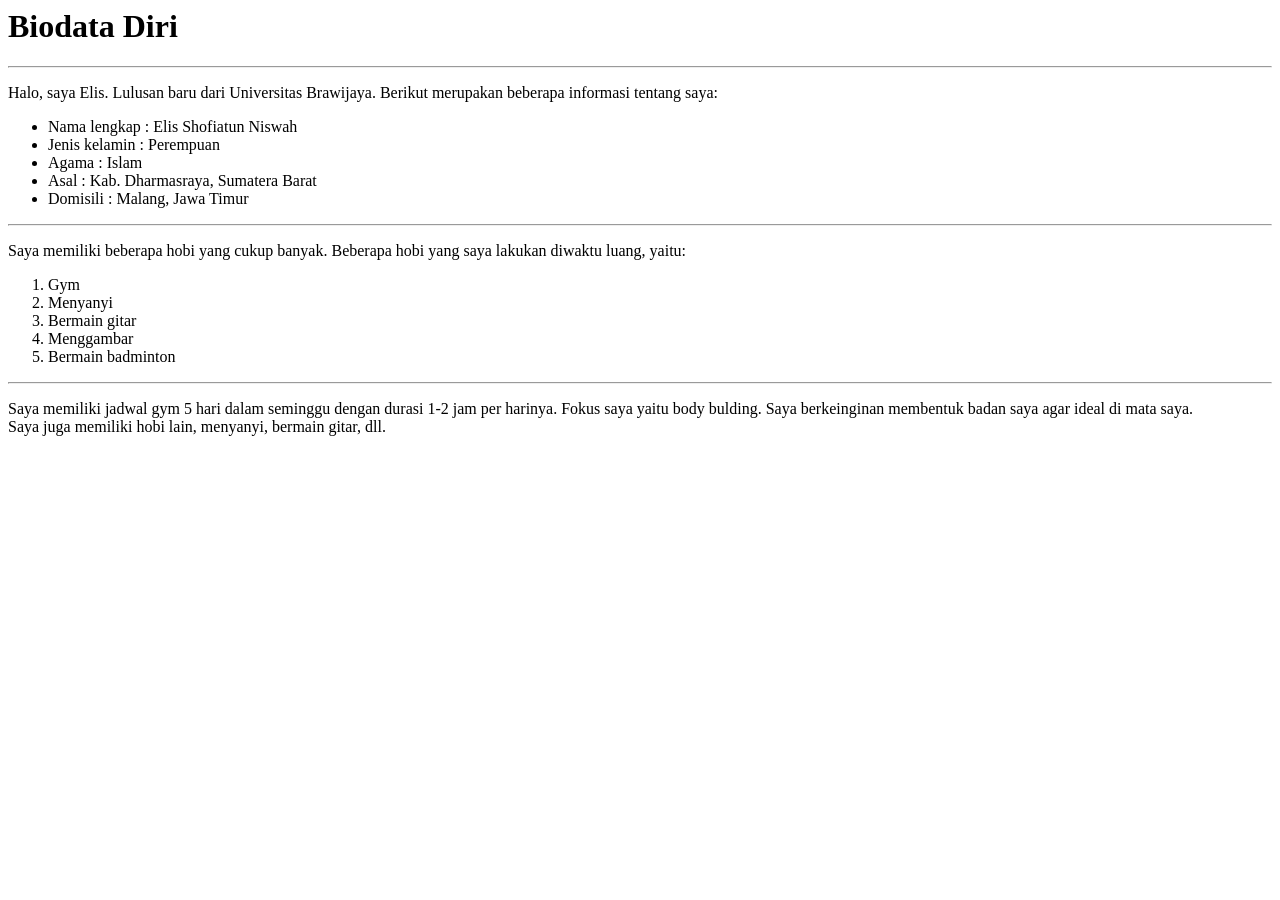
<file: hari-ke-1/index.html>
<html>
    <head>
        <title>Biodata Elis</title>
    </head>
    <body>
        <div>
            <h1>Biodata Diri</h1>
            <hr>
            <p>Halo, saya Elis. Lulusan baru dari Universitas Brawijaya. Berikut merupakan beberapa informasi tentang saya:</p>
            <ul>
                <li>Nama lengkap : Elis Shofiatun Niswah</li>
                <li>Jenis kelamin : Perempuan</li>
                <li>Agama : Islam</li>
                <li>Asal : Kab. Dharmasraya, Sumatera Barat</li>
                <li>Domisili : Malang, Jawa Timur</li>
            </ul>
            <hr>
            <p>Saya memiliki beberapa hobi yang cukup banyak. Beberapa hobi yang saya lakukan diwaktu luang, yaitu:</p>
            <ol>
                <li>Gym</li>
                <li>Menyanyi</li>
                <li>Bermain gitar</li>
                <li>Menggambar</li>
                <li>Bermain badminton</li>
            </ol>
            <hr>
            <p>Saya memiliki jadwal gym 5 hari dalam seminggu dengan durasi 1-2 jam per harinya. Fokus saya yaitu body bulding. Saya berkeinginan membentuk badan saya agar ideal di mata saya. 
                <br>
                Saya juga memiliki hobi lain, menyanyi, bermain gitar, dll.
            </p>
        </div>

    </body>

</html>
</file>
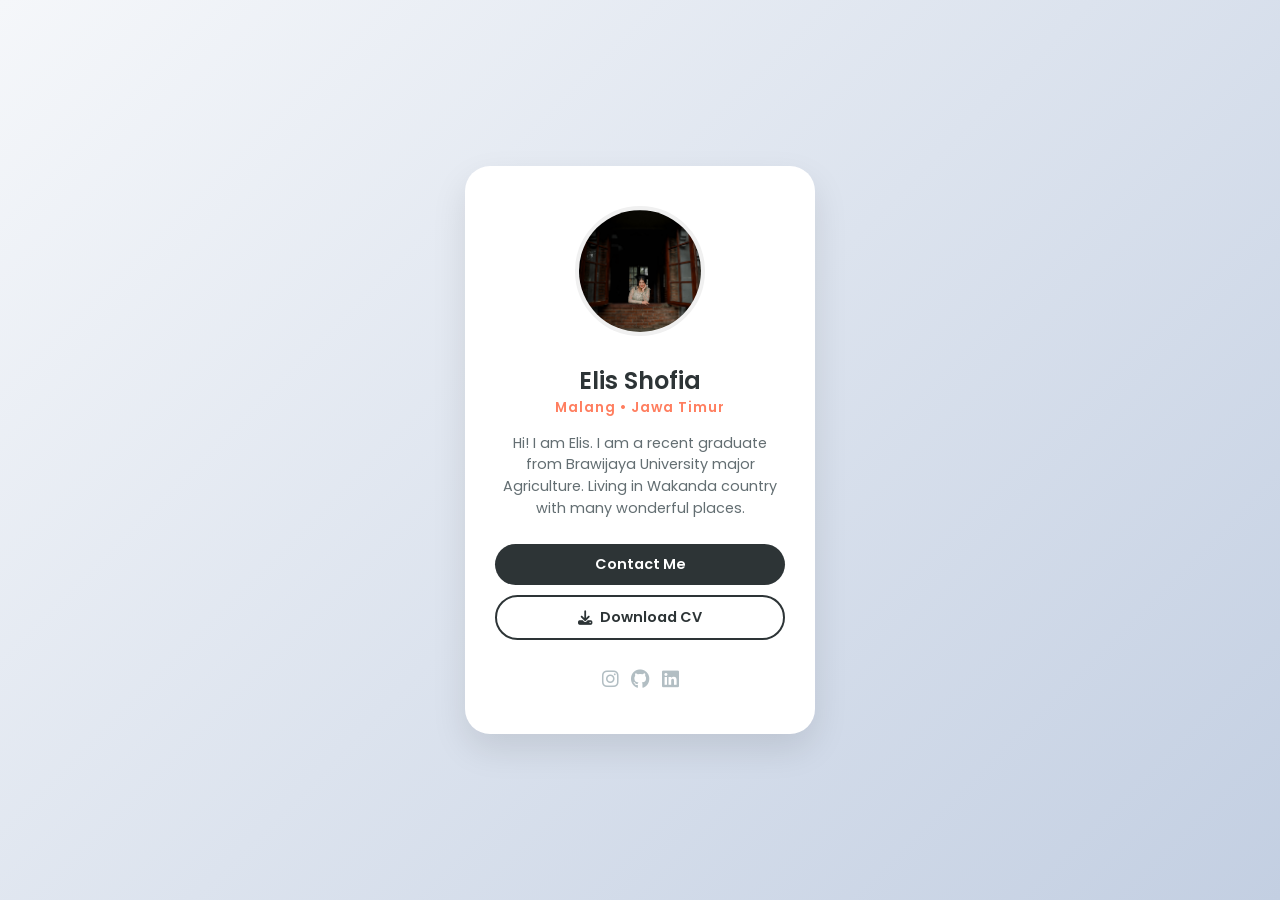
<file: hari-ke-2/index.html>
<!DOCTYPE html>
<html lang="id">
<head>
    <meta charset="UTF-8">
    <meta name="viewport" content="width=device-width, initial-scale=1.0">
    <title>Profile Card Elis</title>

    <link rel="stylesheet" href="style.css">
    
    <link href="https://fonts.googleapis.com/css2?family=Poppins:wght@300;400;600&display=swap" rel="stylesheet">
    
    <link rel="stylesheet" href="https://cdnjs.cloudflare.com/ajax/libs/font-awesome/6.4.0/css/all.min.css">

</head>
<body>

    <div class="profile-card">
        <img src="DSC_1945.jpg" 
             alt="elis" 
             class="profile-img">
        
        <h2>Elis Shofia</h2>
        <span class="origin">Malang • Jawa Timur</span>
        
        <p>Hi! I am Elis. I am a recent graduate from Brawijaya University major Agriculture. Living in Wakanda country with many wonderful places.</p>

        <div class="btn-group">
            <a href="#" class="btn btn-contact">
                Contact Me
            </a>
            <a href="#" class="btn btn-cv">
                <i class="fas fa-download"></i> Download CV
            </a>
        </div>

        <div class="social-links">
            <a href="https://www.instagram.com/fi2ash?igsh=MWIxYTEwcDh2NjQ4Yw=="><i class="fab fa-instagram"></i></a>
            <a href="https://github.com/elisshofiatun"><i class="fab fa-github"></i></a>
            <a href="#"><i class="fab fa-linkedin"></i></a>
        </div>
    </div>

</body>
</html>
</file>
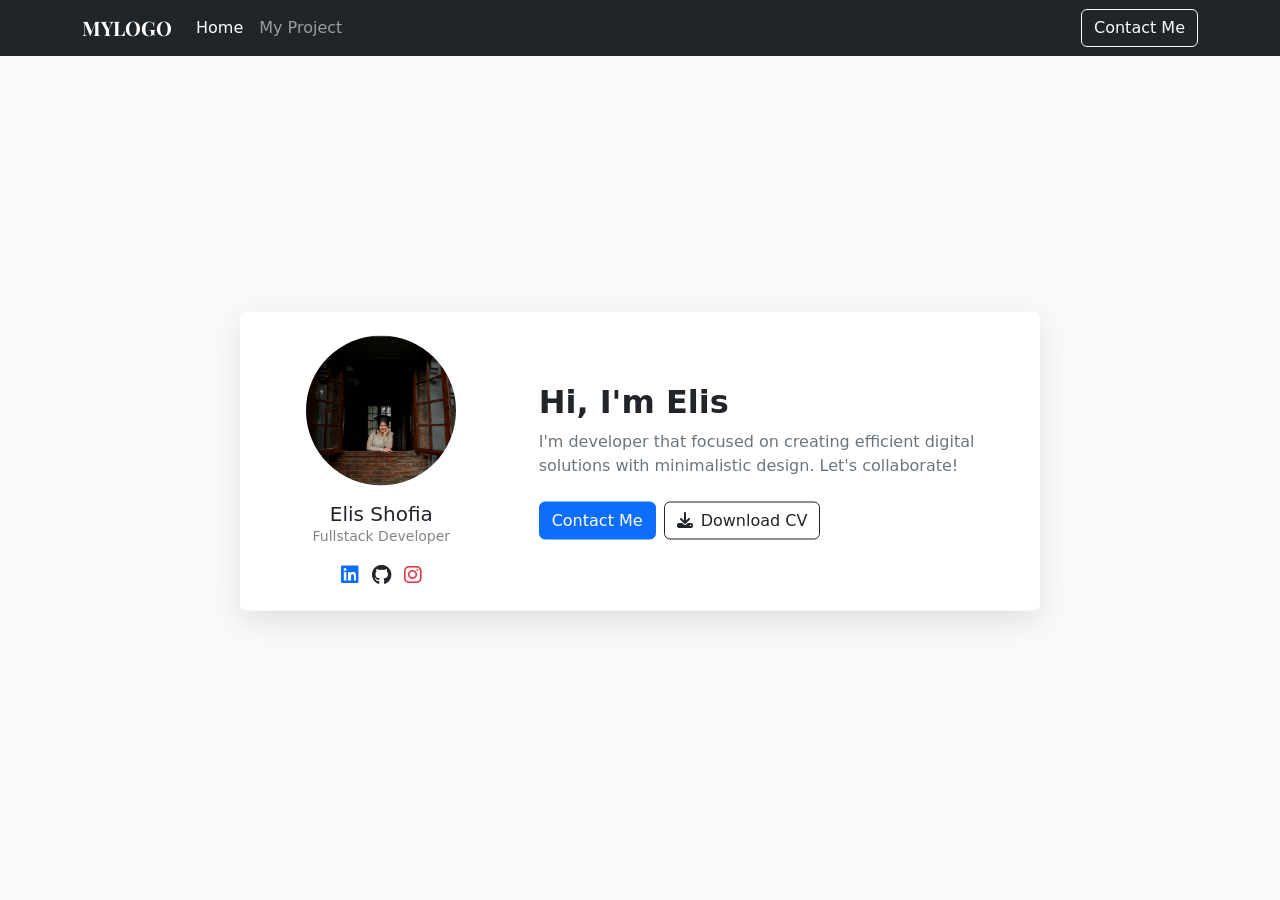
<file: hari-ke-3/index.html>
<!DOCTYPE html>
<html lang="id">
<head>
    <meta charset="UTF-8">
    <meta name="viewport" content="width=device-width, initial-scale=1.0">
    <title>Profile Card Center</title>
    <link href="https://cdn.jsdelivr.net/npm/bootstrap@5.3.0/dist/css/bootstrap.min.css" rel="stylesheet">
    <link rel="stylesheet" href="https://cdnjs.cloudflare.com/ajax/libs/font-awesome/6.4.0/css/all.min.css">
    
   <link rel="preconnect" href="https://fonts.googleapis.com">
    <link rel="preconnect" href="https://fonts.gstatic.com" crossorigin>
    <link href="https://fonts.googleapis.com/css2?family=Playfair+Display:ital,wght@0,400..900;1,400..900&display=swap" rel="stylesheet">

    <link rel="stylesheet" href="assets/css/style.css">
</head>
<body class="bg-light">

<nav class="navbar navbar-expand-lg navbar-dark bg-dark">
    <div class="container">
        <a class="navbar-brand fw-bold logo-font" href="#">MYLOGO</a>
        <button class="navbar-toggler" type="button" data-bs-toggle="collapse" data-bs-target="#navbarNav">
            <span class="navbar-toggler-icon"></span>
        </button>
        <div class="collapse navbar-collapse" id="navbarNav">
            <ul class="navbar-nav me-auto">
                <li class="nav-item"><a class="nav-link active" href="#">Home</a></li>
                <li class="nav-item"><a class="nav-link" href="#">My Project</a></li>
            </ul>
            <a href="contact-me.html" class="btn btn-outline-light">Contact Me</a>
        </div>
    </div>
</nav>

<div class="container hero-section">
    
    <div class="card custom-card p-4">
        <div class="row g-4 align-items-center">
            
            <div class="col-md-4 text-center border-end-md">
                <img src="DSC_1945.jpg" alt="Profile" class="profile-img mb-3">
                <h5 class="mb-0">Elis Shofia</h5>
                <p class="text-muted opacity-75 small">Fullstack Developer</p>
                
                <div class="mt-3">
                    <a href="#" class="text-primary me-2"><i class="fab fa-linkedin fa-lg"></i></a>
                    <a href="#" class="text-dark me-2"><i class="fab fa-github fa-lg"></i></a>
                    <a href="#" class="text-danger"><i class="fab fa-instagram fa-lg"></i></a>
                </div>
            </div>

            <div class="col-md-8">
                <div class="card-body">
                    <h2 class="fw-bold">Hi, I'm Elis</h2>
                    <p class="card-text text-secondary">
                        I'm developer that focused on creating efficient digital solutions with minimalistic design. Let's collaborate!
                    </p>
                    
                    <div class="d-flex gap-2 mt-4">
                        <a href="contact-me.html" class="btn btn-primary">Contact Me</a>
                        <button class="btn btn-outline-dark">
                            <i class="fas fa-download me-2"></i>Download CV
                        </button>
                    </div>
                </div>
            </div>

        </div>
    </div>

</div>

<script src="https://cdn.jsdelivr.net/npm/bootstrap@5.3.0/dist/js/bootstrap.bundle.min.js"></script>
</body>
</html>
</file>
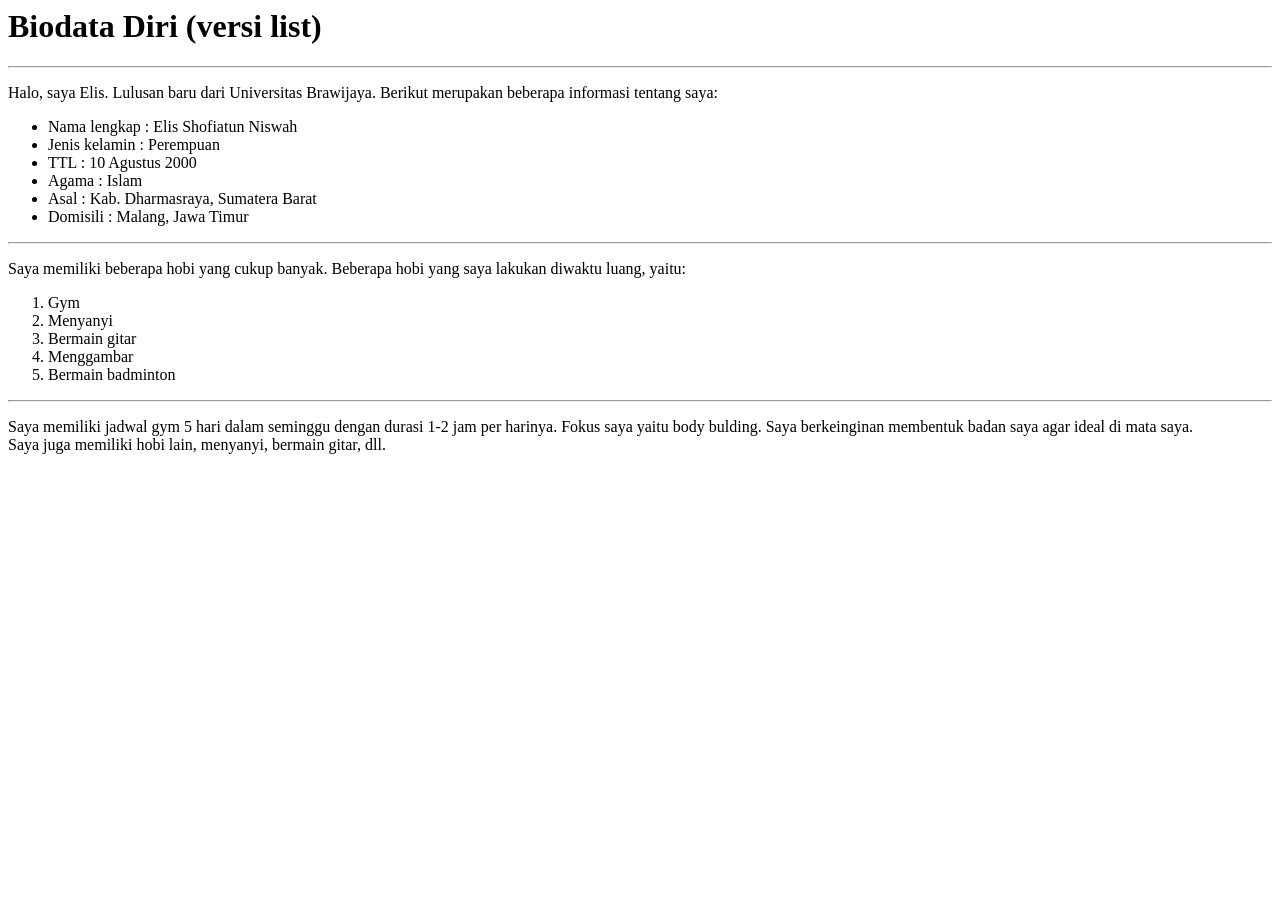
<file: day-1.html>
<html>
    <head>
        <title>Biodata Elis</title>
    </head>
    <body>
        <div>
            <h1>Biodata Diri (versi list) </h1>
            <hr>
            <p>Halo, saya Elis. Lulusan baru dari Universitas Brawijaya. Berikut merupakan beberapa informasi tentang saya:</p>
            <ul>
                <li>Nama lengkap : Elis Shofiatun Niswah</li>
                <li>Jenis kelamin : Perempuan</li>
                <li>TTL : 10 Agustus 2000</li>
                <li>Agama : Islam</li>
                <li>Asal : Kab. Dharmasraya, Sumatera Barat</li>
                <li>Domisili : Malang, Jawa Timur</li>
            </ul>
            <hr>
            <p>Saya memiliki beberapa hobi yang cukup banyak. Beberapa hobi yang saya lakukan diwaktu luang, yaitu:</p>
            <ol>
                <li>Gym</li>
                <li>Menyanyi</li>
                <li>Bermain gitar</li>
                <li>Menggambar</li>
                <li>Bermain badminton</li>
            </ol>
            <hr>
            <p>Saya memiliki jadwal gym 5 hari dalam seminggu dengan durasi 1-2 jam per harinya. Fokus saya yaitu body bulding. Saya berkeinginan membentuk badan saya agar ideal di mata saya. 
                <br>
                Saya juga memiliki hobi lain, menyanyi, bermain gitar, dll.
            </p>
        </div>

    </body>

</html>
</file>
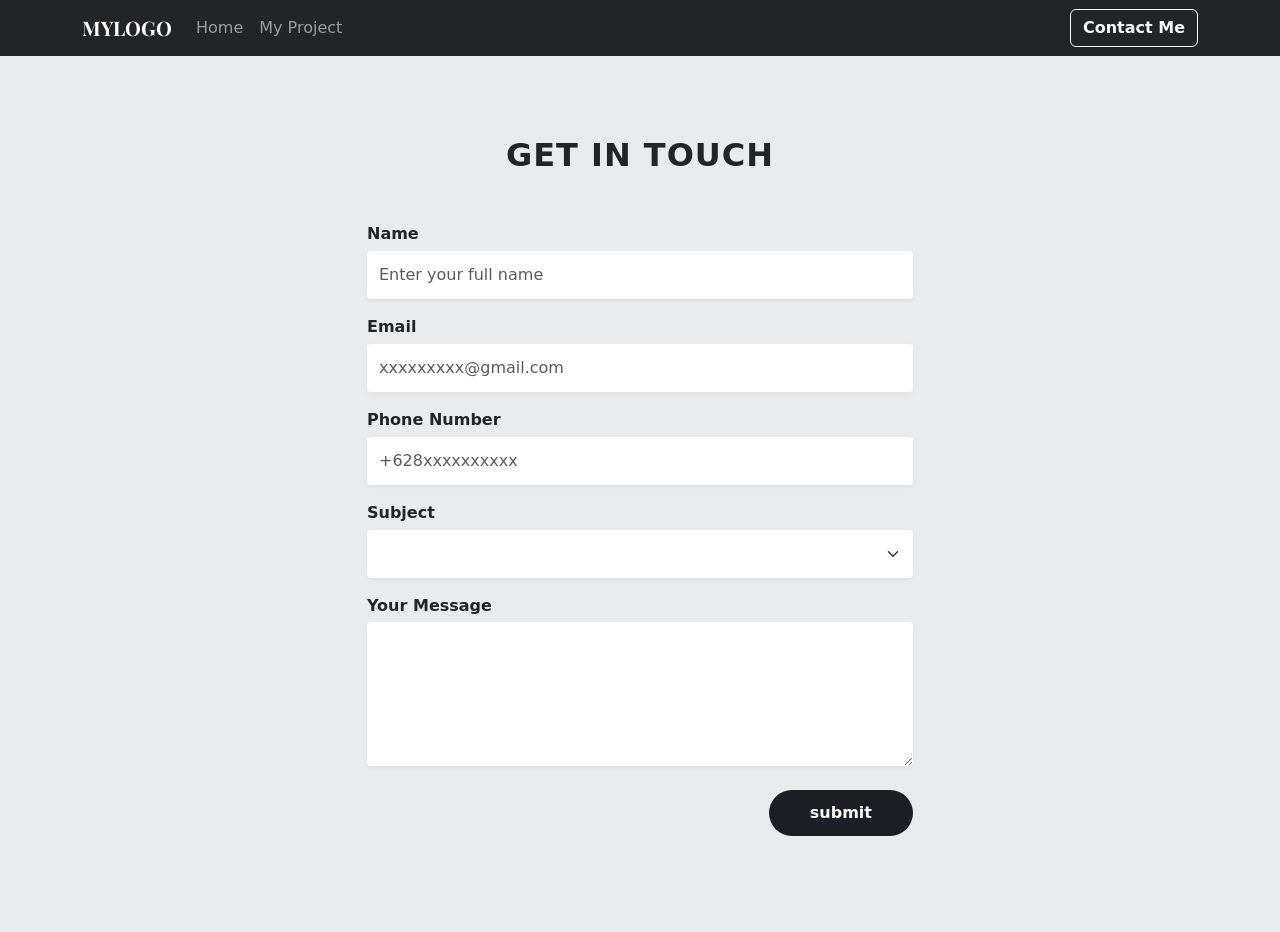
<file: hari-ke-3/contact-me.html>
<html>
    <head>
        <meta charset="UTF-8">
        <meta name="viewport" content="width=device-width, initial-scale=1.0">
        <title>Profile Card Center</title>
        <!--! bootstrap CSS --> 
        <link href="https://cdn.jsdelivr.net/npm/bootstrap@5.3.0/dist/css/bootstrap.min.css" rel="stylesheet">
        <link rel="stylesheet" href="https://cdnjs.cloudflare.com/ajax/libs/font-awesome/6.4.0/css/all.min.css">

        <link rel="preconnect" href="https://fonts.googleapis.com">
        <link rel="preconnect" href="https://fonts.gstatic.com" crossorigin>
        <link href="https://fonts.googleapis.com/css2?family=Playfair+Display:ital,wght@0,400..900;1,400..900&display=swap" rel="stylesheet">

        <link rel="stylesheet" href="assets/css/style.css">
    </head>
    
    
    <body>
        <nav class="navbar navbar-expand-lg navbar-dark bg-dark">
            <div class="container">
                <a class="navbar-brand fw-bold logo-font" href="#">MYLOGO</a>
                <button class="navbar-toggler" type="button" data-bs-toggle="collapse" data-bs-target="#navbarNav">
                    <span class="navbar-toggler-icon"></span>
                </button>
                <div class="collapse navbar-collapse" id="navbarNav">
                    <ul class="navbar-nav me-auto">
                        <li class="nav-item"><a class="nav-link" href="index.html">Home</a></li>
                        <li class="nav-item"><a class="nav-link" href="#">My Project</a></li>
                    </ul>
                    <a href="#" class="btn btn-outline-light fw-bold">Contact Me</a>
                    </div>
            </div>
        </nav>


        <section class="contact-section">
            <div class="container">
                <div class="row justify-content-center">
                    <div class="col-12 col-md-8 col-lg-6">
                        
                        <h2 class="text-center fw-bold mb-5 text-uppercase" style="letter-spacing: 1px;">Get In Touch</h2>
                        
                        <form>
                            <div class="mb-3">
                                <label for="name" class="form-label">Name</label>
                                <input type="text" class="form-control" id="name" placeholder="Enter your full name" required>
                            </div>

                            <div class="mb-3">
                                <label for="email" class="form-label">Email</label>
                                <input type="email" class="form-control" id="email" placeholder="xxxxxxxxx@gmail.com" required>
                            </div>

                            <div class="mb-3">
                                <label for="phone" class="form-label">Phone Number</label>
                                <input type="number" class="form-control" id="phone" placeholder="+628xxxxxxxxxx" required>
                            </div>

                            <div class="mb-3">
                                <label for="subject" class="form-label">Subject</label>
                                <select class="form-select" id="subject" required>
                                    <option selected disabled value=""></option>
                                    <option value="1">Collaboration</option>
                                    <option value="2">Project Inquiry</option>
                                    <option value="3">Other</option>
                                </select>
                            </div>

                            <div class="mb-4">
                                <label for="message" class="form-label">Your Message</label>
                                <textarea class="form-control" id="message" rows="5"></textarea>
                            </div>

                            <div class="d-flex justify-content-end">
                                <button type="submit" class="btn btn-submit">submit</button>
                            </div>
                        </form>

                    </div>
                </div>
            </div>
        </section>
    </body>



</html>
</file>
<file: hari-ke-2/style.css>
* {
            margin: 0;
            padding: 0;
            box-sizing: border-box;
        }

        body {
            font-family: 'Poppins', sans-serif;
            background: linear-gradient(135deg, #f5f7fa 0%, #c3cfe2 100%);
            display: flex;
            justify-content: center;
            align-items: center;
            min-height: 100vh;
        }

        .profile-card {
            background: #ffffff;
            width: 350px;
            border-radius: 25px;
            padding: 40px 30px;
            text-align: center;
            box-shadow: 0 15px 35px rgba(0,0,0,0.1);
        }

        /* Foto Profil dengan Border Radius 50% */
        .profile-img {
            width: 130px;
            height: 130px;
            border-radius: 50%;
            object-fit: cover;
            margin-bottom: 20px;
            border: 4px solid #f0f0f0;
            transition: all 0.4s ease;
            cursor: pointer;
        }

        /* Border muncul saat hover */
        .profile-img:hover {
            border: 4px solid #ff7e5f;
            transform: rotate(5deg);
        }

        h2 {
            font-weight: 600;
            color: #2d3436;
        }

        .origin {
            display: block;
            color: #ff7e5f;
            font-size: 0.85rem;
            font-weight: 600;
            margin-bottom: 15px;
            letter-spacing: 1px;
        }

        p {
            font-size: 0.9rem;
            color: #636e72;
            margin-bottom: 25px;
            line-height: 1.5;
        }

        /* Group Tombol */
        .btn-group {
            display: flex;
            flex-direction: column;
            gap: 10px;
            margin-bottom: 25px;
        }

        .btn {
            text-decoration: none;
            padding: 10px 20px;
            border-radius: 50px;
            font-size: 0.9rem;
            font-weight: 600;
            transition: all 0.3s ease;
            display: flex;
            align-items: center;
            justify-content: center;
            gap: 8px;
        }

        .btn-contact {
            background-color: #2d3436;
            color: white;
        }

        .btn-contact:hover {
            background-color: #4b5457;
        }

        .btn-cv {
            border: 2px solid #2d3436;
            color: #2d3436;
        }

        .btn-cv:hover {
            background-color: #2d3436;
            color: white;
        }

        /* Sosmed */
        .social-links {
            display: flex;
            justify-content: center;
            gap: 12px;
        }

        .social-links a {
            color: #b2bec3;
            font-size: 1.2rem;
            transition: 0.3s;
        }

        .social-links a:hover {
            color: #ff7e5f;
        }
</file>
<file: hari-ke-3/assets/css/style.css>
/* Container utama agar card bisa di-tengah secara absolut */
        .hero-section {
            position: relative;
            min-height: 90vh; /* Mengambil sisa tinggi layar */
            width: 100%;
        }

        .custom-card {
            position: absolute;
            top: 50%;
            left: 50%;
            transform: translate(-50%, -50%);
            width: 90%;
            max-width: 800px;
            border: none;
            box-shadow: 0 10px 30px rgba(0,0,0,0.1);
            overflow: hidden;
        }

        .profile-img {
            width: 150px;
            height: 150px;
            object-fit: cover;
            border-radius: 50%;
        }

        /* Perbaikan responsif untuk mobile */
        @media (max-width: 768px) {
            .custom-card {
                position: relative; /* Kembali ke normal di mobile agar tidak terpotong */
                top: 0;
                left: 0;
                transform: none;
                margin: 20px auto;
            }
            .hero-section {
                display: flex;
                align-items: center;
            }
        }

    .contact-section {
    background-color: #e9ecef; /* Warna latar belakang abu-abu muda sesuai gambar */
    padding: 80px 0;
    }
    .form-label {
        font-weight: 600;
        margin-bottom: 0.3rem;
    }
    .form-control, .form-select {
        border: none;
        border-radius: 4px;
        padding: 12px;
        box-shadow: 0 2px 5px rgba(0,0,0,0.05); /* Shadow halus sesuai gambar */
    }
    .btn-submit {
        background-color: #1a1e26; /* Warna gelap sesuai gambar */
        color: white;
        border-radius: 50px;
        padding: 10px 40px;
        font-weight: bold;
        transition: 0.3s;
    }
    .btn-submit:hover {
        background-color: #343a40;
        color: #fff;
    }



.logo-font {
  font-family: "Playfair Display", serif;
  font-optical-sizing: auto;
  font-weight: 700;
  font-style: normal;
}
</file>
